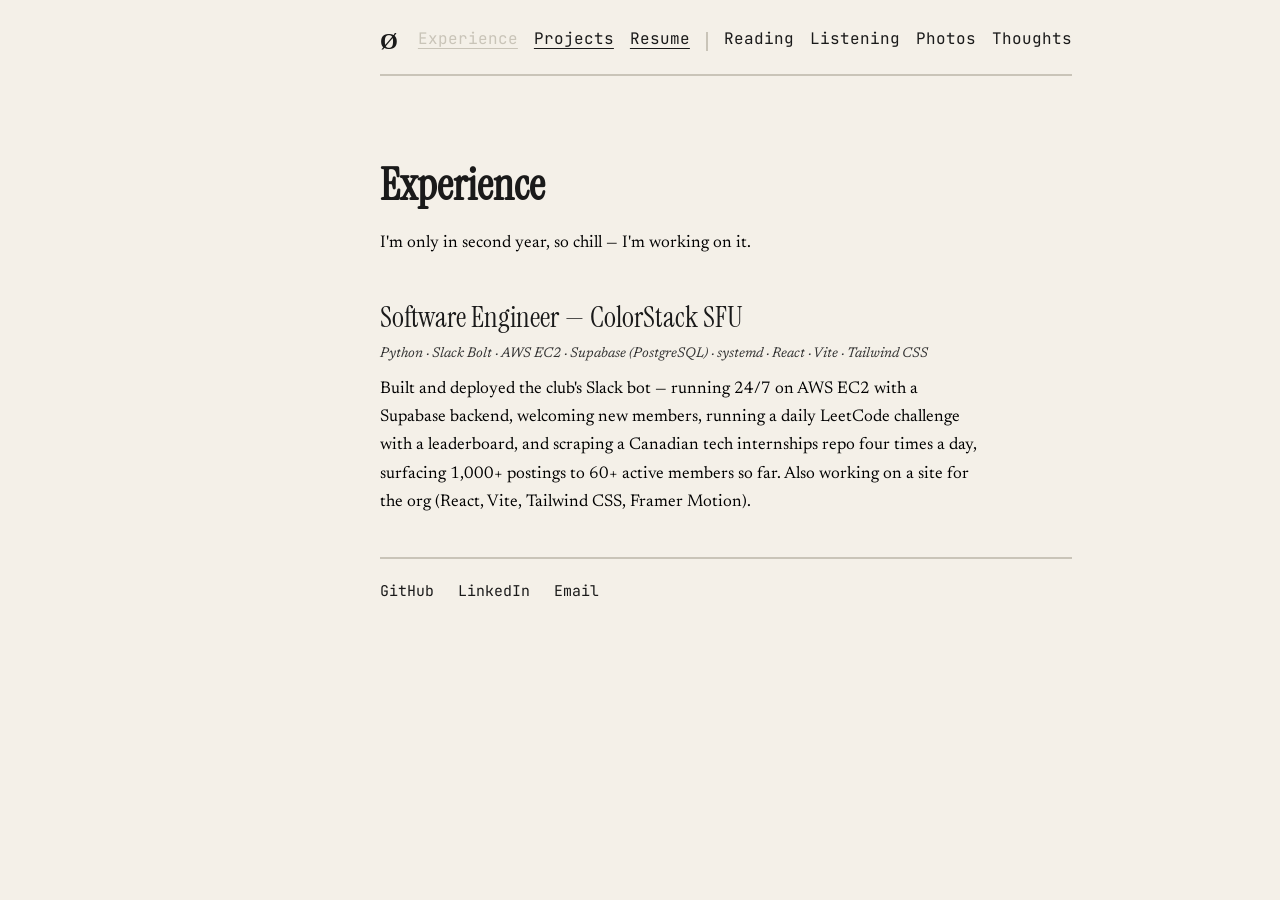
<file: experience.html>
<!DOCTYPE html>
<html lang="en">
<head>
<meta charset="UTF-8">
<meta name="viewport" content="width=device-width, initial-scale=1.0">
<meta name="robots" content="noindex, nofollow, noimageindex">
<title>Experience — Olisaemeka Paul Ani</title>
<meta property="og:type" content="website">
<meta property="og:site_name" content="Olisaemeka Paul Ani">
<meta property="og:title" content="Experience — Olisaemeka Paul Ani">
<meta property="og:description" content="Experience of Olisaemeka Paul Ani, Data and Computing Science student at Simon Fraser University.">
<meta property="og:url" content="https://olisa.dev/experience.html">
<meta property="og:image" content="https://olisa.dev/images/og.png">
<meta property="og:image:width" content="1200">
<meta property="og:image:height" content="630">
<meta name="twitter:card" content="summary_large_image">
<link rel="preconnect" href="https://fonts.googleapis.com">
<link rel="preconnect" href="https://fonts.gstatic.com" crossorigin>
<link href="https://fonts.googleapis.com/css2?family=JetBrains+Mono:wght@400;500&family=Instrument+Serif:wght@400;700&family=Newsreader:wght@400;500;700&display=swap" rel="stylesheet">
<link rel="icon" href="favicon.svg" type="image/svg+xml">
<link rel="stylesheet" href="style.css?v=2">
</head>
<body>

<nav class="navbar">
  <a href="index.html" class="badge">&Oslash;</a>
  <ul class="nav-links">
    <li><a href="experience.html" class="underlined is-current">Experience</a></li>
    <li><a href="projects.html" class="underlined">Projects</a></li>
    <li><a href="https://github.com/Olisaemeka-Paul-Ani/resume/blob/main/Olisaemeka_Ani_Resume.pdf"  target="_blank" class="underlined" rel="noopener noreferrer">Resume</a></li>
    <li class="separator" aria-hidden="true"></li>
    <li><a href="reading.html">Reading</a></li>
    <li><a href="listening.html">Listening</a></li>
    <li><a href="photos.html">Photos</a></li>
    <li><a href="thoughts.html">Thoughts</a></li>
  </ul>
  <div class="divider"></div>
</nav>

<div class="projects-content">
  <h1 class="reading-title">Experience</h1>
  <p class="reading-body">I'm only in second year, so chill &mdash; I'm working on it.</p>

  <div class="project-list">
    <div class="project-item">
      <h2 class="project-title">Software Engineer &mdash; ColorStack SFU</h2>
      <p class="reading-body"><em>Python &middot; Slack Bolt &middot; AWS EC2 &middot; Supabase (PostgreSQL) &middot; systemd &middot; React &middot; Vite &middot; Tailwind CSS</em></p>
      <p class="reading-body">Built and deployed the club's Slack bot &mdash; running 24/7 on AWS EC2 with a Supabase backend, welcoming new members, running a daily LeetCode challenge with a leaderboard, and scraping a Canadian tech internships repo four times a day, surfacing 1,000+ postings to 60+ active members so far. Also working on a site for the org (React, Vite, Tailwind CSS, Framer Motion).</p>
    </div>
  </div>
</div>

<div class="content-divider"></div>

<div class="social-links">
  <a href="https://github.com/Olisaemeka-Paul-Ani" target="_blank" rel="noopener noreferrer" class="social-link">GitHub</a>
  <a href="https://www.linkedin.com/in/olisaemeka-paul-ani" target="_blank" rel="noopener noreferrer" class="social-link">LinkedIn</a>
  <a href="mailto:ani@olisa.dev" class="social-link">Email</a>
</div>

<script>
  function syncContentDivider() {
    var topDivider = document.querySelector(".navbar .divider");
    var bottomDivider = document.querySelector(".content-divider");
    if (!topDivider || !bottomDivider) return;
    var rect = topDivider.getBoundingClientRect();
    bottomDivider.style.marginLeft = rect.left + "px";
    bottomDivider.style.width = rect.width + "px";
  }
  window.addEventListener("load", syncContentDivider);
  window.addEventListener("resize", syncContentDivider);
</script>

</body>
</html>
</file>
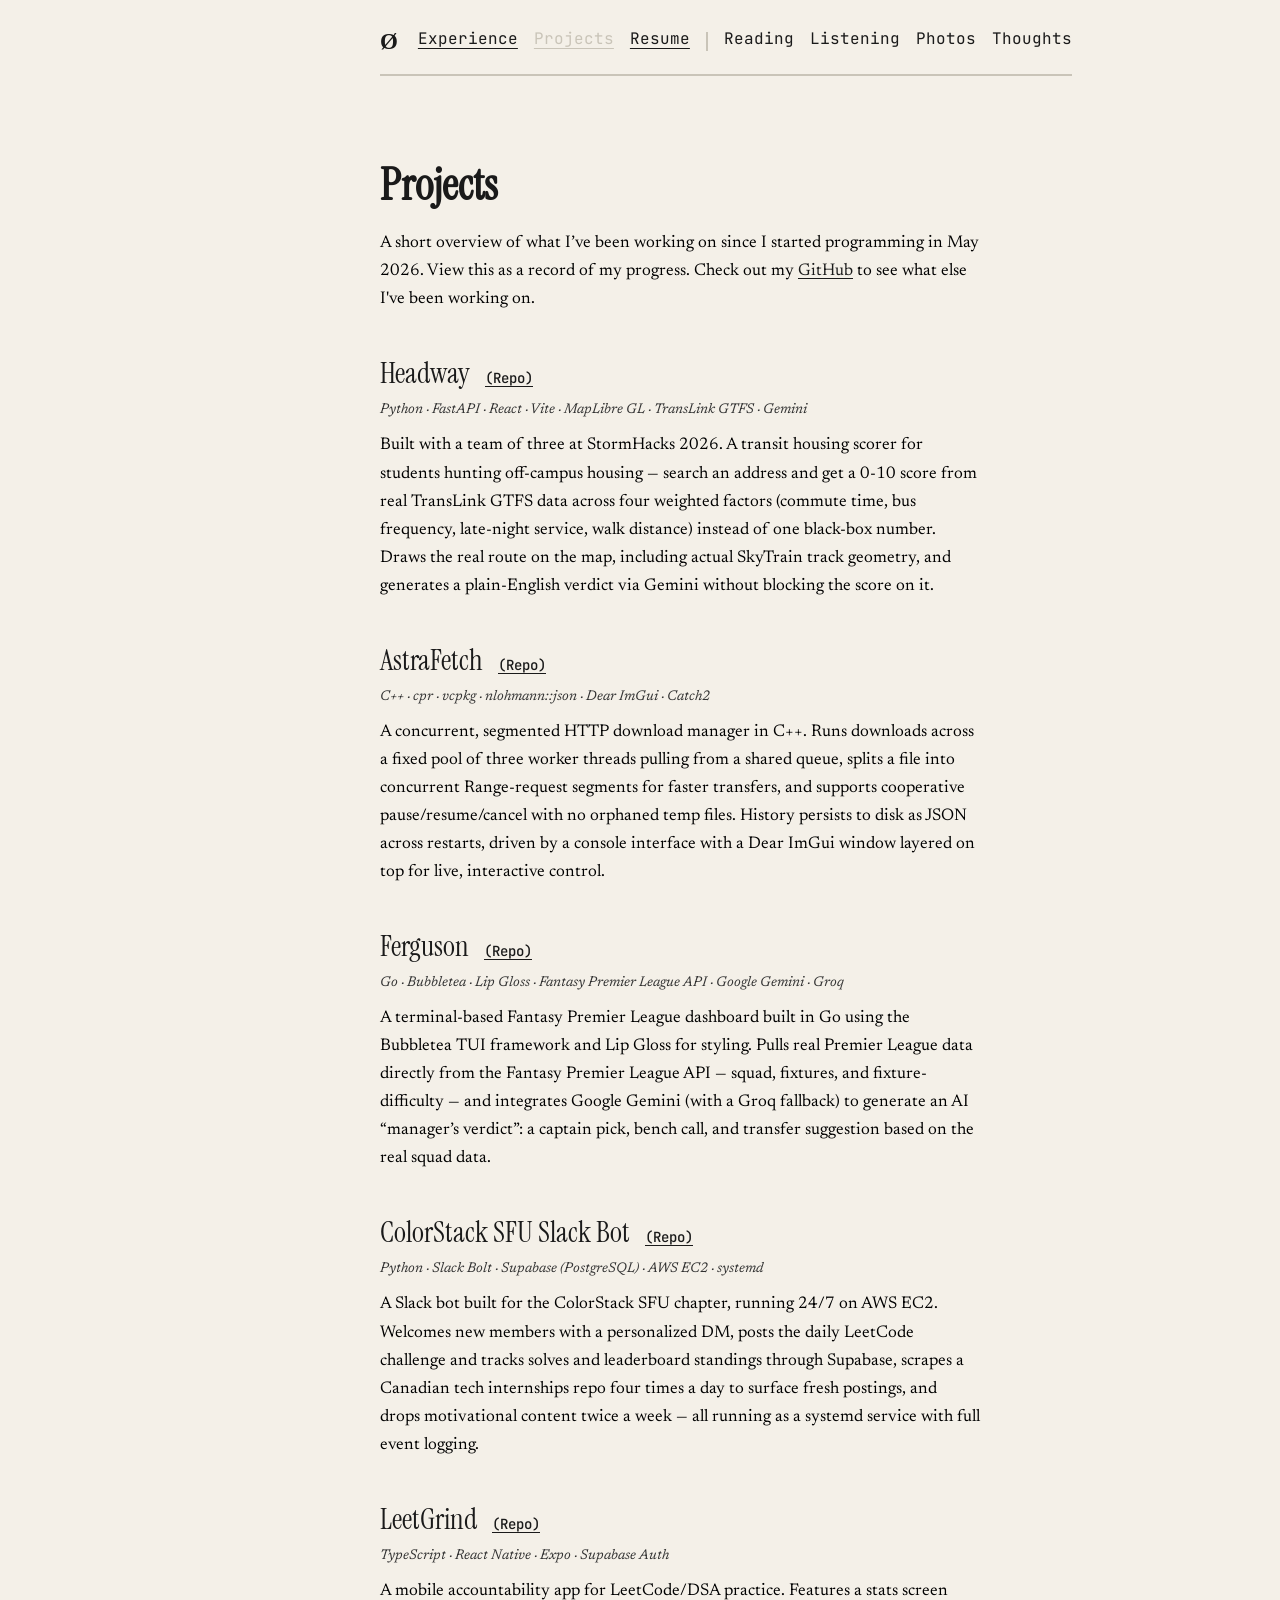
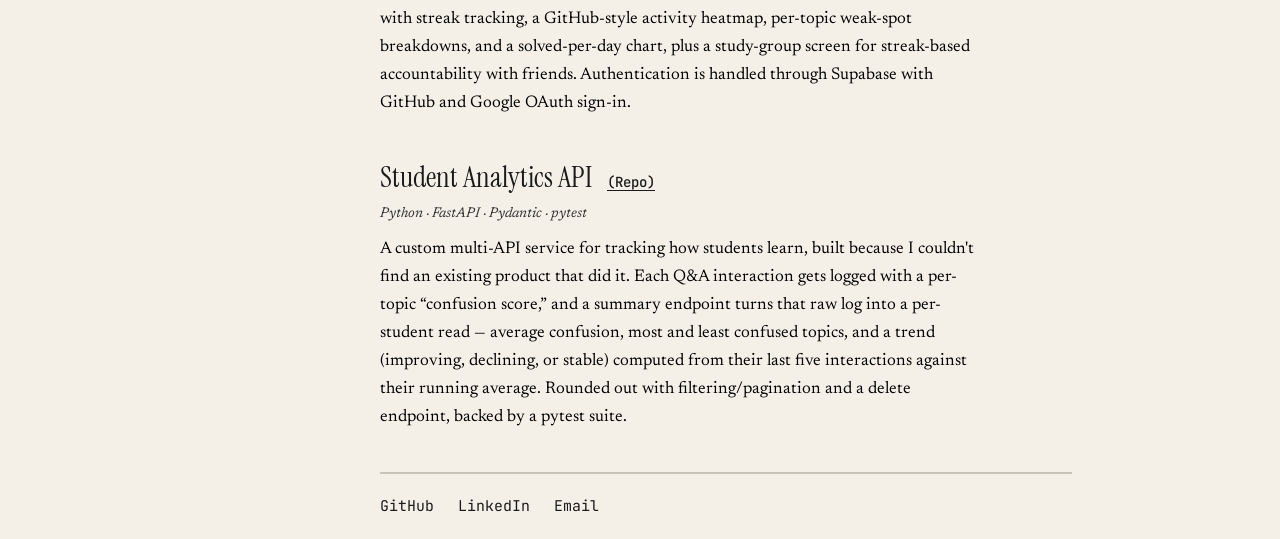
<file: projects.html>
<!DOCTYPE html>
<html lang="en">
<head>
<meta charset="UTF-8">
<meta name="viewport" content="width=device-width, initial-scale=1.0">
<meta name="robots" content="noindex, nofollow, noimageindex">
<title>Projects — Olisaemeka Paul Ani</title>
<meta property="og:type" content="website">
<meta property="og:site_name" content="Olisaemeka Paul Ani">
<meta property="og:title" content="Projects — Olisaemeka Paul Ani">
<meta property="og:description" content="Projects Olisaemeka Paul Ani has built since starting to program in May 2026.">
<meta property="og:url" content="https://olisa.dev/projects.html">
<meta property="og:image" content="https://olisa.dev/images/og.png">
<meta property="og:image:width" content="1200">
<meta property="og:image:height" content="630">
<meta name="twitter:card" content="summary_large_image">
<link rel="preconnect" href="https://fonts.googleapis.com">
<link rel="preconnect" href="https://fonts.gstatic.com" crossorigin>
<link href="https://fonts.googleapis.com/css2?family=JetBrains+Mono:wght@400;500&family=Instrument+Serif:wght@400;700&family=Newsreader:wght@400;500;700&display=swap" rel="stylesheet">
<link rel="icon" href="favicon.svg" type="image/svg+xml">
<link rel="stylesheet" href="style.css?v=2">
</head>
<body>

<nav class="navbar">
  <a href="index.html" class="badge">&Oslash;</a>
  <ul class="nav-links">
    <li><a href="experience.html" class="underlined">Experience</a></li>
    <li><a href="projects.html" class="underlined is-current">Projects</a></li>
    <li><a href="https://github.com/Olisaemeka-Paul-Ani/resume/blob/main/Olisaemeka_Ani_Resume.pdf"  target="_blank" class="underlined" rel="noopener noreferrer">Resume</a></li>
    <li class="separator" aria-hidden="true"></li>
    <li><a href="reading.html">Reading</a></li>
    <li><a href="listening.html">Listening</a></li>
    <li><a href="photos.html">Photos</a></li>
    <li><a href="thoughts.html">Thoughts</a></li>
  </ul>
  <div class="divider"></div>
</nav>

<div class="projects-content">
  <h1 class="reading-title">Projects</h1>
  <p class="reading-body">A short overview of what I&rsquo;ve been working on since I started programming in May 2026. View this as a record of my progress. Check out my <a href="https://github.com/Olisaemeka-Paul-Ani" target="_blank" rel="noopener noreferrer" class="glimmer-link">GitHub</a> to see what else I've been working on.</p>

  <div class="project-list">
    <div class="project-item">
      <h2 class="project-title">Headway <a href="https://github.com/Olisaemeka-Paul-Ani/Headway" target="_blank" rel="noopener noreferrer" class="project-status glimmer-link">(Repo)</a></h2>
      <p class="reading-body"><em>Python &middot; FastAPI &middot; React &middot; Vite &middot; MapLibre GL &middot; TransLink GTFS &middot; Gemini</em></p>
      <p class="reading-body">Built with a team of three at StormHacks 2026. A transit housing scorer for students hunting off-campus housing &mdash; search an address and get a 0-10 score from real TransLink GTFS data across four weighted factors (commute time, bus frequency, late-night service, walk distance) instead of one black-box number. Draws the real route on the map, including actual SkyTrain track geometry, and generates a plain-English verdict via Gemini without blocking the score on it.</p>
    </div>

    <div class="project-item">
      <h2 class="project-title">AstraFetch <a href="https://github.com/Olisaemeka-Paul-Ani/astrafetch" target="_blank" rel="noopener noreferrer" class="project-status glimmer-link">(Repo)</a></h2>
      <p class="reading-body"><em>C++ &middot; cpr &middot; vcpkg &middot; nlohmann::json &middot; Dear ImGui &middot; Catch2</em></p>
      <p class="reading-body">A concurrent, segmented HTTP download manager in C++. Runs downloads across a fixed pool of three worker threads pulling from a shared queue, splits a file into concurrent Range-request segments for faster transfers, and supports cooperative pause/resume/cancel with no orphaned temp files. History persists to disk as JSON across restarts, driven by a console interface with a Dear ImGui window layered on top for live, interactive control.</p>
    </div>

    <div class="project-item">
      <h2 class="project-title">Ferguson <a href="https://github.com/Olisaemeka-Paul-Ani/ferguson" target="_blank" rel="noopener noreferrer" class="project-status glimmer-link">(Repo)</a></h2>
      <p class="reading-body"><em>Go &middot; Bubbletea &middot; Lip Gloss &middot; Fantasy Premier League API &middot; Google Gemini &middot; Groq</em></p>
      <p class="reading-body">A terminal-based Fantasy Premier League dashboard built in Go using the Bubbletea TUI framework and Lip Gloss for styling. Pulls real Premier League data directly from the Fantasy Premier League API &mdash; squad, fixtures, and fixture-difficulty &mdash; and integrates Google Gemini (with a Groq fallback) to generate an AI &ldquo;manager&rsquo;s verdict&rdquo;: a captain pick, bench call, and transfer suggestion based on the real squad data.</p>
    </div>

    <div class="project-item">
      <h2 class="project-title">ColorStack SFU Slack Bot <a href="https://github.com/Olisaemeka-Paul-Ani/colorstack-sfu-slack-bot" target="_blank" rel="noopener noreferrer" class="project-status glimmer-link">(Repo)</a></h2>
      <p class="reading-body"><em>Python &middot; Slack Bolt &middot; Supabase (PostgreSQL) &middot; AWS EC2 &middot; systemd</em></p>
      <p class="reading-body">A Slack bot built for the ColorStack SFU chapter, running 24/7 on AWS EC2. Welcomes new members with a personalized DM, posts the daily LeetCode challenge and tracks solves and leaderboard standings through Supabase, scrapes a Canadian tech internships repo four times a day to surface fresh postings, and drops motivational content twice a week &mdash; all running as a systemd service with full event logging.</p>
    </div>

    <div class="project-item">
      <h2 class="project-title">LeetGrind <a href="https://github.com/Olisaemeka-Paul-Ani/leetgrind" target="_blank" rel="noopener noreferrer" class="project-status glimmer-link">(Repo)</a></h2>
      <p class="reading-body"><em>TypeScript &middot; React Native &middot; Expo &middot; Supabase Auth</em></p>
      <p class="reading-body">A mobile accountability app for LeetCode/DSA practice. Features a stats screen with streak tracking, a GitHub-style activity heatmap, per-topic weak-spot breakdowns, and a solved-per-day chart, plus a study-group screen for streak-based accountability with friends. Authentication is handled through Supabase with GitHub and Google OAuth sign-in.</p>
    </div>

    <div class="project-item">
      <h2 class="project-title">Student Analytics API <a href="https://github.com/Olisaemeka-Paul-Ani/Student-Analytics-Production-API" target="_blank" rel="noopener noreferrer" class="project-status glimmer-link">(Repo)</a></h2>
      <p class="reading-body"><em>Python &middot; FastAPI &middot; Pydantic &middot; pytest</em></p>
      <p class="reading-body">A custom multi-API service for tracking how students learn, built because I couldn't find an existing product that did it. Each Q&amp;A interaction gets logged with a per-topic &ldquo;confusion score,&rdquo; and a summary endpoint turns that raw log into a per-student read &mdash; average confusion, most and least confused topics, and a trend (improving, declining, or stable) computed from their last five interactions against their running average. Rounded out with filtering/pagination and a delete endpoint, backed by a pytest suite.</p>
    </div>
  </div>
</div>

<div class="content-divider"></div>

<div class="social-links">
  <a href="https://github.com/Olisaemeka-Paul-Ani" target="_blank" rel="noopener noreferrer" class="social-link">GitHub</a>
  <a href="https://www.linkedin.com/in/olisaemeka-paul-ani" target="_blank" rel="noopener noreferrer" class="social-link">LinkedIn</a>
  <a href="mailto:ani@olisa.dev" class="social-link">Email</a>
</div>

<script>
  function syncContentDivider() {
    var topDivider = document.querySelector(".navbar .divider");
    var bottomDivider = document.querySelector(".content-divider");
    if (!topDivider || !bottomDivider) return;
    var rect = topDivider.getBoundingClientRect();
    bottomDivider.style.marginLeft = rect.left + "px";
    bottomDivider.style.width = rect.width + "px";
  }
  window.addEventListener("load", syncContentDivider);
  window.addEventListener("resize", syncContentDivider);
</script>

</body>
</html>
</file>
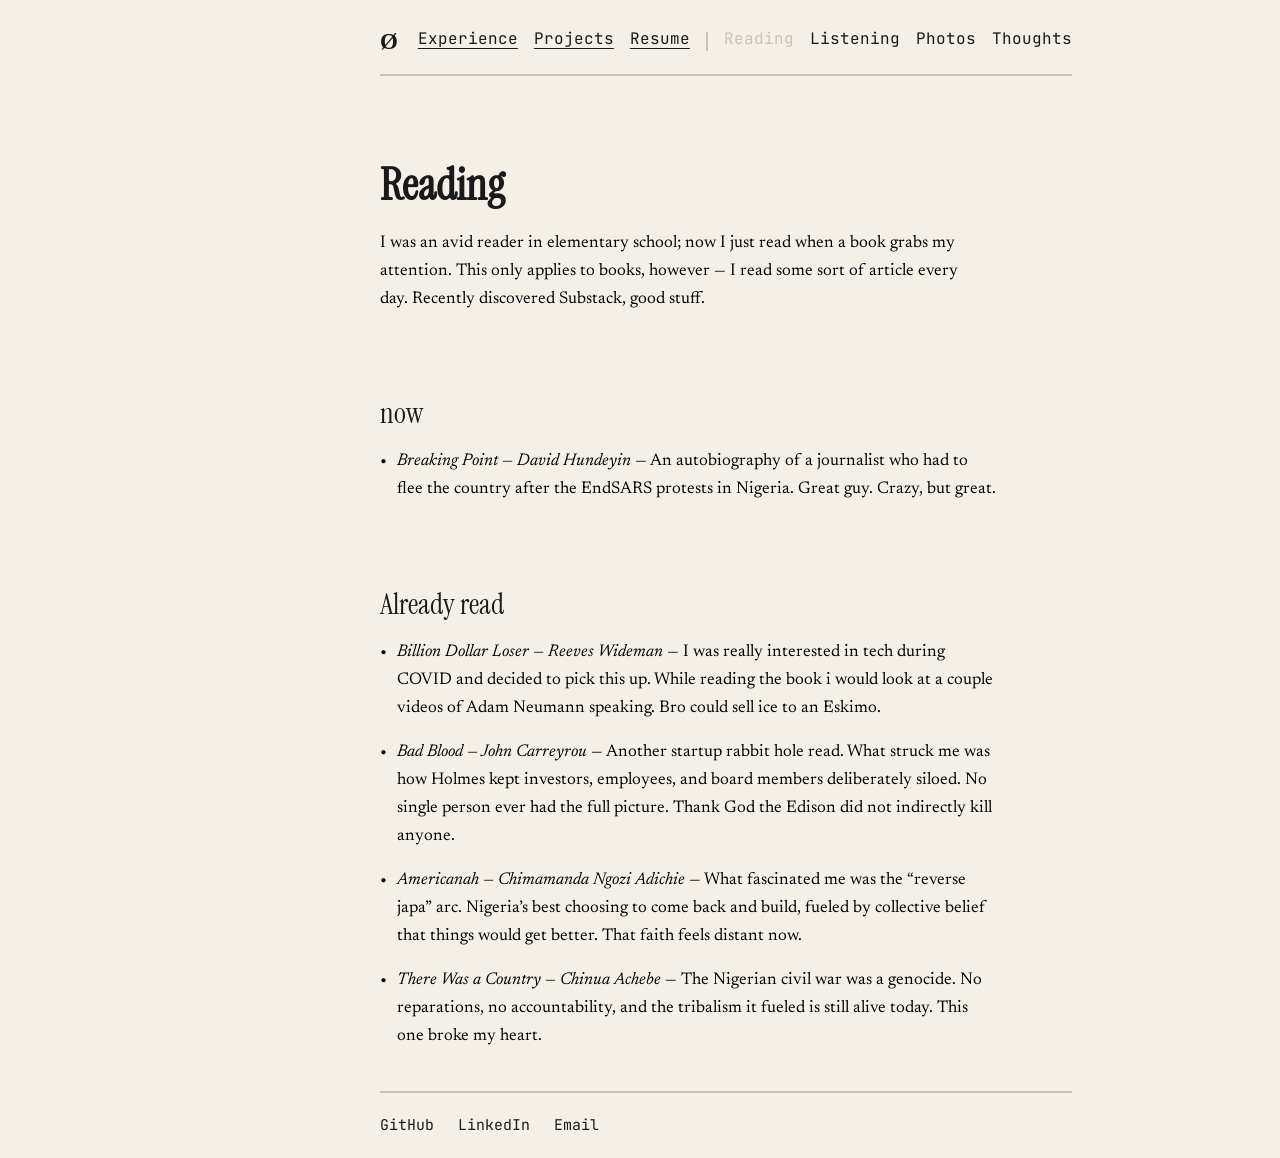
<file: reading.html>
<!DOCTYPE html>
<html lang="en">
<head>
<meta charset="UTF-8">
<meta name="viewport" content="width=device-width, initial-scale=1.0">
<meta name="robots" content="noindex, nofollow, noimageindex">
<title>Reading — Olisaemeka Paul Ani</title>
<meta property="og:type" content="website">
<meta property="og:site_name" content="Olisaemeka Paul Ani">
<meta property="og:title" content="Reading — Olisaemeka Paul Ani">
<meta property="og:description" content="Books Olisaemeka Paul Ani is reading and has read.">
<meta property="og:url" content="https://olisa.dev/reading.html">
<meta property="og:image" content="https://olisa.dev/images/og.png">
<meta property="og:image:width" content="1200">
<meta property="og:image:height" content="630">
<meta name="twitter:card" content="summary_large_image">
<link rel="preconnect" href="https://fonts.googleapis.com">
<link rel="preconnect" href="https://fonts.gstatic.com" crossorigin>
<link href="https://fonts.googleapis.com/css2?family=JetBrains+Mono:wght@400;500&family=Instrument+Serif:wght@400;700&family=Newsreader:ital,wght@0,400;0,500;0,700;1,400&display=swap" rel="stylesheet">
<link rel="icon" href="favicon.svg" type="image/svg+xml">
<link rel="stylesheet" href="style.css?v=2">
</head>
<body>

<nav class="navbar">
  <a href="index.html" class="badge">&Oslash;</a>
  <ul class="nav-links">
    <li><a href="experience.html" class="underlined">Experience</a></li>
    <li><a href="projects.html" class="underlined">Projects</a></li>
    <li><a href="https://github.com/Olisaemeka-Paul-Ani/resume/blob/main/Olisaemeka_Ani_Resume.pdf"  target="_blank" class="underlined" rel="noopener noreferrer">Resume</a></li>
    <li class="separator" aria-hidden="true"></li>
    <li><a href="reading.html" class="is-current">Reading</a></li>
    <li><a href="listening.html">Listening</a></li>
    <li><a href="photos.html">Photos</a></li>
    <li><a href="thoughts.html">Thoughts</a></li>
  </ul>
  <div class="divider"></div>
</nav>

<div class="reading-content">
  <h1 class="reading-title">Reading</h1>
  <p class="reading-body">I was an avid reader in elementary school; now I just read when a book grabs my attention. This only applies to books, however &mdash; I read some sort of article every day. Recently discovered Substack, good stuff.</p>
</div>

<div class="now-section">
  <h2 class="now-title">now </h2>
  <div class="reading-item">
    <div class="bullet">&bull;</div>
    <div class="reading-body"><em>Breaking Point &mdash; David Hundeyin</em> &mdash; An autobiography of a journalist who had to flee the country after the EndSARS protests in Nigeria. Great guy. Crazy, but great.</div>
  </div>
</div>

<div class="now-section">
  <h2 class="now-title">Already read</h2>
  <div class="reading-item">
    <div class="bullet">&bull;</div>
    <div class="reading-body"><em>Billion Dollar Loser &mdash; Reeves Wideman</em> &mdash; I was really interested in tech during COVID and decided to pick this up. While reading the book i would look at a couple videos of Adam Neumann speaking. Bro could sell ice to an Eskimo.</div>
  </div>
  <div class="reading-item">
    <div class="bullet">&bull;</div>
    <div class="reading-body"><em>Bad Blood &mdash; John Carreyrou</em> &mdash; Another startup rabbit hole read. What struck me was how Holmes kept investors, employees, and board members deliberately siloed. No single person ever had the full picture. Thank God the Edison did not indirectly kill anyone.</div>
  </div>
  <div class="reading-item">
    <div class="bullet">&bull;</div>
    <div class="reading-body"><em>Americanah &mdash; Chimamanda Ngozi Adichie</em> &mdash; What fascinated me was the &ldquo;reverse japa&rdquo; arc. Nigeria&rsquo;s best choosing to come back and build, fueled by collective belief that things would get better. That faith feels distant now.</div>
  </div>
  <div class="reading-item">
    <div class="bullet">&bull;</div>
    <div class="reading-body"><em>There Was a Country &mdash; Chinua Achebe</em> &mdash; The Nigerian civil war was a genocide. No reparations, no accountability, and the tribalism it fueled is still alive today. This one broke my heart.</div>
  </div>
</div>

<div class="content-divider"></div>

<div class="social-links">
  <a href="https://github.com/Olisaemeka-Paul-Ani" target="_blank" rel="noopener noreferrer" class="social-link">GitHub</a>
  <a href="https://www.linkedin.com/in/olisaemeka-paul-ani" target="_blank" rel="noopener noreferrer" class="social-link">LinkedIn</a>
  <a href="mailto:ani@olisa.dev" class="social-link">Email</a>
</div>


<script>
  function syncContentDivider() {
    var topDivider = document.querySelector(".navbar .divider");
    var bottomDivider = document.querySelector(".content-divider");
    if (!topDivider || !bottomDivider) return;
    var rect = topDivider.getBoundingClientRect();
    bottomDivider.style.marginLeft = rect.left + "px";
    bottomDivider.style.width = rect.width + "px";
  }
  window.addEventListener("load", syncContentDivider);
  window.addEventListener("resize", syncContentDivider);
</script>

</body>
</html>
</file>
<file: style.css>
* {
  box-sizing: border-box;
}

html, body {
  margin: 0;
  padding: 0;
}

body {
  background-color: #F4F0E8;
  min-height: 100vh;
}

.navbar {
  display: grid;
  grid-template-columns: 1fr auto 1fr;
  align-items: center;
  column-gap: 20px;
  padding: 28px 40px 0;
}

.badge {
  grid-column: 1;
  padding-left: 340px;
  grid-row: 1;
  justify-self: start;
  color: rgb(26, 26, 26);
  font-size: 23px;
  font-weight: 600;
  cursor: pointer;
  line-height: 1;
  text-decoration: none;
}

.badge.is-current {
  color: #C9C4B8;
}

.badge:hover {
  background: linear-gradient(90deg, rgb(26, 26, 26) 0%, #C9C4B8 45%, #F4F0E8 50%, #C9C4B8 55%, rgb(26, 26, 26) 100%);
  background-size: 250% auto;
  color: transparent;
  background-clip: text;
  -webkit-background-clip: text;
  -webkit-text-fill-color: transparent;
  animation: badge-glimmer 0.8s ease-in-out 1;
}

@keyframes badge-glimmer {
  0% { background-position: 150% center; }
  100% { background-position: -50% center; }
}

.nav-links {
  grid-column: 2;
  grid-row: 1;
  display: flex;
  align-items: center;
  column-gap: 16px;
  list-style: none;
  margin: 0;
  padding: 0;
}

.nav-links li {
  display: flex;
  align-items: center;
}

.nav-links a {
  position: relative;
  display: block;
  cursor: pointer;
  font-family: "JetBrains Mono", ui-monospace, SFMono-Regular, Menlo, Monaco, Consolas, monospace;
  font-size: 15.9375px;
  height: 26.2875px;
  color: rgb(26, 26, 26);
  text-decoration-line: none;
  text-decoration-thickness: 1px;
  text-underline-offset: 4px;
}

.nav-links a.underlined {
  text-decoration-line: underline;
}

.nav-links a.is-current {
  color: #C9C4B8;
}

.nav-links a:hover {
  background: linear-gradient(90deg, rgb(26, 26, 26) 0%, #C9C4B8 45%, #F4F0E8 50%, #C9C4B8 55%, rgb(26, 26, 26) 100%);
  background-size: 250% auto;
  color: transparent;
  background-clip: text;
  -webkit-background-clip: text;
  -webkit-text-fill-color: transparent;
  animation: badge-glimmer 0.8s ease-in-out 1;
}

.nav-links a:not(.underlined)::after {
  content: "";
  position: absolute;
  left: 0;
  bottom: 4px;
  width: 0%;
  height: 1px;
  background-color: rgb(26, 26, 26);
  transition: width 0.35s ease;
}

.nav-links a:not(.underlined):hover::after {
  width: 100%;
}

.separator {
  width: 2px;
  height: 19px;
  background-color: #C9C4B8;
}

.divider {
  grid-column: 1 / 3;
  grid-row: 2;
  height: 2px;
  background-color: #C9C4B8;
  margin-top: 20px;
  margin-left: 340px;
  width: calc(100% - 340px);
}

.reading-content {
  margin-top: 80px;
  margin-left: 380px;
}

.home-content {
  margin-top: 80px;
  margin-left: 380px;
}

.home-title {
  align-items: flex-end;
  box-sizing: border-box;
  color: rgb(26, 26, 26);
  color-scheme: light;
  column-gap: 10.2px;
  display: flex;
  flex-wrap: wrap;
  font-family: "Instrument Serif", Newsreader, ui-serif, Georgia, Cambria, "Times New Roman", Times, serif;
  font-size: 44.2px;
  font-weight: 700;
  margin: 0;
  cursor: pointer;
}

.home-ipa {
  margin-top: 8px;
  box-sizing: border-box;
  color: rgb(50, 50, 50);
  color-scheme: light;
  display: block;
  font-family: "JetBrains Mono", ui-monospace, SFMono-Regular, Menlo, Monaco, Consolas, monospace;
  font-size: 12px;
  height: auto;
  letter-spacing: -0.159375px;
  line-height: 17px;
  margin-bottom: 5.95px;
}

.home-meta .home-ipa + .home-ipa {
  margin-top: 8px;
}

.home-content .reading-subtitle {
  margin-top: 50px;
}

.home-content .reading-body {
  margin-top: 12px;
}

.sfu-inline {
  display: inline-flex;
  align-items: center;
}

.sfu-logo {
  height: 17px;
  width: auto;
  margin-left: 6px;
  position: relative;
  top: -3px;
}

.glossary-section {
  margin-top: 40px;
}

.glossary-title {
  font-family: Newsreader, ui-serif, Georgia, Cambria, "Times New Roman", Times, serif;
  font-size: 17px;
  line-height: 28.05px;
  color: rgb(26, 26, 26);
  font-weight: 700;
  margin: 0;
}

.home-title:hover {
  background: linear-gradient(90deg, rgb(26, 26, 26) 0%, #C9C4B8 45%, #F4F0E8 50%, #C9C4B8 55%, rgb(26, 26, 26) 100%);
  background-size: 250% auto;
  color: transparent;
  background-clip: text;
  -webkit-background-clip: text;
  -webkit-text-fill-color: transparent;
  animation: badge-glimmer 0.8s ease-in-out 1;
}

.reading-title {
  font-family: "Instrument Serif", Newsreader, ui-serif, Georgia;
  font-size: 44.4px;
  font-weight: 700;
  color: rgb(26, 26, 26);
  margin: 0 0 16px;
}

.reading-subtitle {
  box-sizing: border-box;
  color: rgb(26, 26, 26);
  color-scheme: light;
  display: block;
  font-family: Newsreader, ui-serif, Georgia, Cambria, "Times New Roman", Times, serif;
  font-size: 17px;
  min-height: 28.05px;
  line-height: 28.05px;
  margin: 0 0 16px;
}

.reading-body {
  font-family: Newsreader, ui-serif, Georgia, Cambria, "Times New Roman", Times, serif;
  font-size: 17px;
  line-height: 28.05px;
  color: black;
  margin: 0;
  max-width: 600px;
}

.now-section {
  margin-top: 80px;
  margin-left: 380px;
}

.now-title {
  display: block;
  color: rgb(26, 26, 26);
  color-scheme: light;
  font-family: "Instrument Serif", Newsreader, ui-serif, Georgia, Cambria, "Times New Roman", Times, serif;
  font-size: 28.9px;
  font-weight: 400;
  margin: 0 0 16px;
}

.reading-item {
  display: flex;
  align-items: flex-start;
  column-gap: 10px;
}

.reading-item + .reading-item {
  margin-top: 16px;
}

.content-divider {
  height: 2px;
  background-color: #C9C4B8;
  margin-top: 40px;
  margin-left: 380px;
  width: calc(100% - 380px - 40px);
}

.reading-item .bullet {
  flex-shrink: 0;
  font-family: Newsreader, ui-serif, Georgia, Cambria, "Times New Roman", Times, serif;
  font-size: 17px;
  line-height: 28.05px;
  color: black;
}

.reading-item .reading-body {
  flex: 1;
}

.reading-body a {
  color: rgb(26, 26, 26);
  text-decoration-line: underline;
  text-decoration-thickness: 1px;
  text-underline-offset: 3px;
}

.reading-body a:hover {
  color: #C9C4B8;
}

.glimmer-link:hover {
  background: linear-gradient(90deg, rgb(26, 26, 26) 0%, #C9C4B8 45%, #F4F0E8 50%, #C9C4B8 55%, rgb(26, 26, 26) 100%);
  background-size: 250% auto;
  color: transparent;
  background-clip: text;
  -webkit-background-clip: text;
  -webkit-text-fill-color: transparent;
  animation: badge-glimmer 0.8s ease-in-out 1;
}

.glossary-section .reading-item {
  align-items: baseline;
}

.reading-item {
  align-items: baseline;
}

.glossary-section .reading-item + .reading-item {
  margin-top: 3px;
}

.glossary-bullet {
  flex-shrink: 0;
  font-family: Newsreader, ui-serif, Georgia, Cambria, "Times New Roman", Times, serif;
  font-size: 17px;
  line-height: 28.05px;
  color: rgb(50, 50, 50);
}

.social-links {
  margin-top: 20px;
  margin-left: 380px;
  margin-bottom: 20px;
}

.social-link {
  color: rgb(26, 26, 26);
  color-scheme: light;
  cursor: pointer;
  display: inline;
  font-family: "JetBrains Mono", ui-monospace, SFMono-Regular, Menlo, Monaco, Consolas, monospace;
  font-size: 14.875px;
  height: auto;
  line-height: 24.5438px;
  margin-right: 20px;
  text-decoration: none;
}

.social-link:hover {
  background: linear-gradient(90deg, rgb(26, 26, 26) 0%, #C9C4B8 45%, #F4F0E8 50%, #C9C4B8 55%, rgb(26, 26, 26) 100%);
  background-size: 250% auto;
  color: transparent;
  background-clip: text;
  -webkit-background-clip: text;
  -webkit-text-fill-color: transparent;
  animation: badge-glimmer 0.8s ease-in-out 1;
}

.listening-content {
  margin-top: 80px;
  margin-left: 380px;
}

.projects-content {
  margin-top: 80px;
  margin-left: 380px;
}

.project-list {
  margin-top: 40px;
}

.project-item {
  max-width: 640px;
}

.project-item + .project-item {
  margin-top: 40px;
}

.project-title {
  display: block;
  font-family: "Instrument Serif", Newsreader, ui-serif, Georgia, Cambria, "Times New Roman", Times, serif;
  font-size: 28.9px;
  font-weight: 400;
  color: rgb(26, 26, 26);
  margin: 0 0 4px;
}

.project-status {
  font-family: "JetBrains Mono", ui-monospace, SFMono-Regular, Menlo, Monaco, Consolas, monospace;
  font-size: 14px;
  font-weight: 500;
  color: rgb(26, 26, 26);
  margin-left: 10px;
  text-decoration-line: underline;
  text-decoration-thickness: 1px;
  text-underline-offset: 3px;
  cursor: pointer;
}

.project-item .reading-body {
  margin-top: 0;
}

.project-item .reading-body + .reading-body {
  margin-top: 8px;
}

.project-item .reading-body em {
  font-size: 14px;
  color: rgb(50, 50, 50);
}

.cover-grid {
  display: grid;
  grid-template-columns: repeat(4, 1fr);
  gap: 24px;
  max-width: 700px;
  margin-top: 32px;
}

@media (max-width: 900px) {
  .cover-grid { grid-template-columns: repeat(3, 1fr); }
}

@media (max-width: 650px) {
  .cover-grid { grid-template-columns: repeat(2, 1fr); }
}

@media (max-width: 400px) {
  .cover-grid { grid-template-columns: repeat(1, 1fr); }
}

.cover-item {
  min-width: 0;
}

.cover-item img {
  display: block;
  width: 100%;
  aspect-ratio: 1 / 1;
  object-fit: cover;
  transition: transform 0.25s ease;
}

.cover-item:hover img {
  transform: translateY(-6px);
}

.cover-title {
  box-sizing: border-box;
  color: rgb(26, 26, 26);
  color-scheme: light;
  display: block;
  font-family: "JetBrains Mono", ui-monospace, SFMono-Regular, Menlo, Monaco, Consolas, monospace;
  font-size: 13.8125px;
  height: 18.6375px;
  line-height: 18.6469px;
  margin-top: 8px;
  overflow: hidden;
  white-space: nowrap;
  text-overflow: ellipsis;
}

.cover-artist {
  box-sizing: border-box;
  color: rgb(90, 90, 90);
  color-scheme: light;
  display: block;
  font-family: "JetBrains Mono", ui-monospace, SFMono-Regular, Menlo, Monaco, Consolas, monospace;
  font-size: 13.8125px;
  height: 37.275px;
  margin-top: 2px;
  overflow: hidden;
  white-space: nowrap;
  text-overflow: ellipsis;
}

.photos-content {
  margin-top: 80px;
  margin-left: 380px;
  margin-right: 40px;
}

.photo-grid {
  column-count: 3;
  column-gap: 20px;
  max-width: 700px;
  margin-top: 32px;
}

.photo-item {
  break-inside: avoid;
  margin-bottom: 20px;
  cursor: pointer;
  overflow: hidden;
}

.photo-item img {
  display: block;
  width: 100%;
  height: auto;
  transition: transform 0.25s ease, opacity 0.25s ease;
}

.photo-item:hover img {
  transform: translateY(-4px);
  opacity: 0.9;
}

@media (max-width: 1100px) {
  .photo-grid { column-count: 2; }
}

@media (max-width: 700px) {
  .photo-grid { column-count: 1; }
}

.lightbox {
  position: fixed;
  inset: 0;
  display: flex;
  align-items: center;
  justify-content: center;
  background: rgba(244, 240, 232, 0.88);
  backdrop-filter: blur(0px);
  -webkit-backdrop-filter: blur(0px);
  opacity: 0;
  visibility: hidden;
  transition: opacity 0.3s ease, backdrop-filter 0.3s ease;
  z-index: 1000;
}

.lightbox.is-open {
  opacity: 1;
  visibility: visible;
  backdrop-filter: blur(18px);
  -webkit-backdrop-filter: blur(18px);
}

.lightbox-image {
  max-width: min(80vw, 900px);
  max-height: 78vh;
  object-fit: contain;
  background: #fff;
  box-shadow: 0 20px 60px rgba(0, 0, 0, 0.25);
  transform: scale(0.92);
  opacity: 0;
  transition: transform 0.35s ease, opacity 0.35s ease;
}

.lightbox.is-open .lightbox-image {
  transform: scale(1);
  opacity: 1;
}

.lightbox-image.is-flipping {
  animation: lightbox-flip 0.4s ease;
}

@keyframes lightbox-flip {
  0% { transform: scale(1) rotateY(0deg); opacity: 1; }
  45% { transform: scale(0.96) rotateY(90deg); opacity: 0.2; }
  55% { transform: scale(0.96) rotateY(-90deg); opacity: 0.2; }
  100% { transform: scale(1) rotateY(0deg); opacity: 1; }
}

.lightbox-caption {
  position: absolute;
  bottom: 48px;
  left: 50%;
  transform: translateX(-50%);
  font-family: "JetBrains Mono", ui-monospace, SFMono-Regular, Menlo, Monaco, Consolas, monospace;
  font-size: 13.8125px;
  color: rgb(26, 26, 26);
  background: rgba(244, 240, 232, 0.85);
  padding: 6px 14px;
  max-width: 80vw;
  text-align: center;
}

.lightbox-close,
.lightbox-prev,
.lightbox-next {
  position: absolute;
  background: none;
  border: none;
  cursor: pointer;
  color: rgb(26, 26, 26);
  font-family: "Instrument Serif", Newsreader, ui-serif, Georgia;
  line-height: 1;
  padding: 12px;
}

.lightbox-close:hover,
.lightbox-prev:hover,
.lightbox-next:hover {
  color: #C9C4B8;
}

.lightbox-close {
  top: 24px;
  right: 32px;
  font-size: 28px;
}

.lightbox-prev {
  left: 24px;
  top: 50%;
  transform: translateY(-50%);
  font-size: 40px;
}

.lightbox-next {
  right: 24px;
  top: 50%;
  transform: translateY(-50%);
  font-size: 40px;
}

@media (max-width: 1100px) {
  .navbar {
    padding: 28px clamp(16px, 4vw, 40px) 0;
  }

  .badge {
    padding-left: clamp(20px, 20vw, 340px);
  }

  .divider {
    margin-left: clamp(20px, 20vw, 340px);
    width: calc(100% - clamp(20px, 20vw, 340px));
  }

  .nav-links a {
    font-size: clamp(11px, 1.6vw, 15.9375px);
  }

  .content-divider {
    margin-left: clamp(20px, 20vw, 340px);
    width: calc(100% - clamp(20px, 20vw, 340px) - 40px);
  }

  .home-title {
    font-size: clamp(28px, 8vw, 44.2px);
  }

  .reading-title {
    font-size: clamp(28px, 8vw, 44.4px);
  }

  .reading-content,
  .home-content,
  .now-section,
  .listening-content,
  .photos-content,
  .projects-content,
  .social-links {
    margin-left: calc(clamp(16px, 4vw, 40px) + clamp(20px, 20vw, 340px));
  }

  .photos-content,
  .listening-content {
    margin-right: 20px;
  }
}

/* Mobile layout: only applies to small screens, desktop is unaffected */
@media (max-width: 700px) {
  .navbar {
    grid-template-columns: 1fr;
    row-gap: 14px;
    padding: 24px 20px 0;
  }

  .badge {
    grid-column: 1;
    grid-row: 1;
    padding-left: 0;
  }

  .nav-links {
    grid-column: 1;
    grid-row: 2;
    flex-wrap: wrap;
    column-gap: 14px;
    row-gap: 8px;
  }

  .nav-links a {
    font-size: 14px;
    height: auto;
    line-height: 22px;
  }

  .separator {
    height: 16px;
  }

  .divider {
    grid-column: 1;
    grid-row: 3;
    margin-top: 6px;
    margin-left: 0;
    width: 100%;
  }

  .reading-content,
  .home-content,
  .now-section,
  .listening-content,
  .photos-content,
  .projects-content,
  .social-links {
    margin-left: 20px;
    margin-right: 20px;
  }

  .reading-content,
  .home-content,
  .listening-content,
  .photos-content,
  .projects-content {
    margin-top: 48px;
  }

  .now-section {
    margin-top: 48px;
  }

  .content-divider {
    margin-left: 20px;
    width: calc(100% - 40px);
  }

  .reading-body,
  .project-item {
    max-width: none;
  }

  .sfu-inline {
    display: inline;
  }

  .sfu-logo {
    vertical-align: middle;
    top: -2px;
  }

  .project-status {
    display: inline-block;
    margin-left: 6px;
  }

  .social-link {
    display: inline-block;
  }

  .lightbox-image {
    max-width: 92vw;
  }

  .lightbox-close {
    top: 12px;
    right: 12px;
  }

  .lightbox-prev {
    left: 4px;
  }

  .lightbox-next {
    right: 4px;
  }
}
</file>
